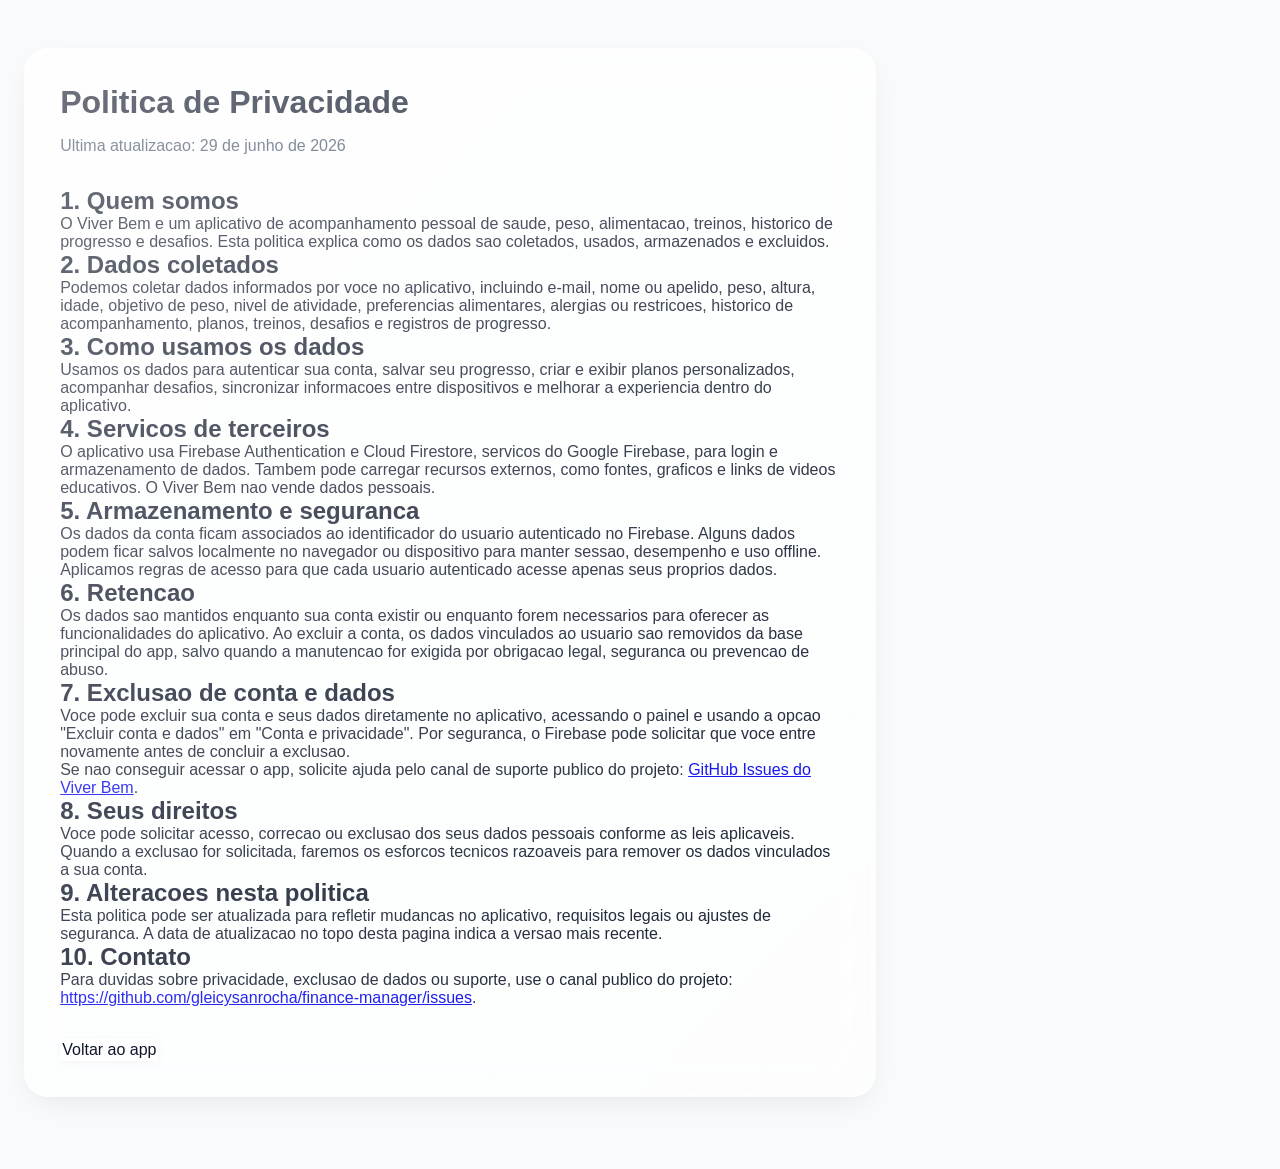
<file: privacy.html>
<!DOCTYPE html>
<html lang="pt-BR">

<head>
    <meta charset="UTF-8">
    <meta name="viewport" content="width=device-width, initial-scale=1.0">
    <title>Politica de Privacidade | Viver Bem</title>
    <meta name="description" content="Politica de privacidade do aplicativo Viver Bem.">
    <link rel="stylesheet" href="./style.css">
</head>

<body>
    <main class="main-content" style="margin-left: 0; max-width: 900px; padding: 3rem 1.5rem;">
        <section class="card">
            <h1 style="font-size: 2rem; margin-bottom: 1rem;">Politica de Privacidade</h1>
            <p style="color: var(--text-muted); margin-bottom: 2rem;">Ultima atualizacao: 29 de junho de 2026</p>

            <h2>1. Quem somos</h2>
            <p>O Viver Bem e um aplicativo de acompanhamento pessoal de saude, peso, alimentacao, treinos, historico de progresso e desafios. Esta politica explica como os dados sao coletados, usados, armazenados e excluidos.</p>

            <h2>2. Dados coletados</h2>
            <p>Podemos coletar dados informados por voce no aplicativo, incluindo e-mail, nome ou apelido, peso, altura, idade, objetivo de peso, nivel de atividade, preferencias alimentares, alergias ou restricoes, historico de acompanhamento, planos, treinos, desafios e registros de progresso.</p>

            <h2>3. Como usamos os dados</h2>
            <p>Usamos os dados para autenticar sua conta, salvar seu progresso, criar e exibir planos personalizados, acompanhar desafios, sincronizar informacoes entre dispositivos e melhorar a experiencia dentro do aplicativo.</p>

            <h2>4. Servicos de terceiros</h2>
            <p>O aplicativo usa Firebase Authentication e Cloud Firestore, servicos do Google Firebase, para login e armazenamento de dados. Tambem pode carregar recursos externos, como fontes, graficos e links de videos educativos. O Viver Bem nao vende dados pessoais.</p>

            <h2>5. Armazenamento e seguranca</h2>
            <p>Os dados da conta ficam associados ao identificador do usuario autenticado no Firebase. Alguns dados podem ficar salvos localmente no navegador ou dispositivo para manter sessao, desempenho e uso offline. Aplicamos regras de acesso para que cada usuario autenticado acesse apenas seus proprios dados.</p>

            <h2>6. Retencao</h2>
            <p>Os dados sao mantidos enquanto sua conta existir ou enquanto forem necessarios para oferecer as funcionalidades do aplicativo. Ao excluir a conta, os dados vinculados ao usuario sao removidos da base principal do app, salvo quando a manutencao for exigida por obrigacao legal, seguranca ou prevencao de abuso.</p>

            <h2 id="account-deletion">7. Exclusao de conta e dados</h2>
            <p>Voce pode excluir sua conta e seus dados diretamente no aplicativo, acessando o painel e usando a opcao "Excluir conta e dados" em "Conta e privacidade". Por seguranca, o Firebase pode solicitar que voce entre novamente antes de concluir a exclusao.</p>
            <p>Se nao conseguir acessar o app, solicite ajuda pelo canal de suporte publico do projeto: <a href="https://github.com/gleicysanrocha/finance-manager/issues" target="_blank" rel="noopener noreferrer">GitHub Issues do Viver Bem</a>.</p>

            <h2>8. Seus direitos</h2>
            <p>Voce pode solicitar acesso, correcao ou exclusao dos seus dados pessoais conforme as leis aplicaveis. Quando a exclusao for solicitada, faremos os esforcos tecnicos razoaveis para remover os dados vinculados a sua conta.</p>

            <h2>9. Alteracoes nesta politica</h2>
            <p>Esta politica pode ser atualizada para refletir mudancas no aplicativo, requisitos legais ou ajustes de seguranca. A data de atualizacao no topo desta pagina indica a versao mais recente.</p>

            <h2>10. Contato</h2>
            <p>Para duvidas sobre privacidade, exclusao de dados ou suporte, use o canal publico do projeto: <a href="https://github.com/gleicysanrocha/finance-manager/issues" target="_blank" rel="noopener noreferrer">https://github.com/gleicysanrocha/finance-manager/issues</a>.</p>

            <p style="margin-top: 2rem;">
                <a href="./index.html" class="btn-outline" style="display: inline-flex; text-decoration: none;">Voltar ao app</a>
            </p>
        </section>
    </main>
</body>

</html>
</file>
<file: style.css>
:root {
  /* Premium Nature Palette - Vibrant Emeralds */
  --primary: #059669; /* Rich Emerald */
  --primary-light: #10b981;
  --primary-glow: rgba(16, 185, 129, 0.4);
  --primary-bg: rgba(16, 185, 129, 0.05);
  
  --secondary: #0f172a; /* Slate 900 */
  --accent: #f59e0b; /* Amber 500 */
  --danger: #ef4444;
  
  /* Modern App Background */
  --background: #f8fafc;
  
  /* Glassmorphism Variables */
  --glass-bg: rgba(255, 255, 255, 0.65);
  --glass-border: rgba(255, 255, 255, 0.4);
  --glass-blur: blur(24px);
  --surface-alt: rgba(241, 245, 249, 0.8);
  
  /* Typography */
  --text-main: #0f172a;
  --text-muted: #475569;
  --text-light: #94a3b8;
  
  /* Elevated Shadows */
  --shadow-sm: 0 2px 8px rgba(0,0,0,0.04);
  --shadow-md: 0 10px 30px -10px rgba(0,0,0,0.1);
  --shadow-lg: 0 20px 40px -15px rgba(0,0,0,0.15), 0 0 40px -10px var(--primary-glow);
  --shadow-inner: inset 0 2px 4px 0 rgba(255, 255, 255, 0.8);
  
  /* Sizing & Radius */
  --radius-md: 16px;
  --radius-lg: 24px;
  --radius-xl: 32px;
  --sidebar-width: 280px;
}

* {
  margin: 0;
  padding: 0;
  box-sizing: border-box;
}

body {
  font-family: 'Outfit', -apple-system, sans-serif;
  background-color: var(--background);
  color: var(--text-main);
  min-height: 100vh;
  overflow-x: hidden;
  position: relative;
}

/* --- Dynamic Background Mesh --- */
.bg-mesh {
  position: fixed;
  top: 0; left: 0; right: 0; bottom: 0;
  z-index: -1;
  overflow: hidden;
  background-color: var(--background);
}

.mesh-blob {
  position: absolute;
  filter: blur(80px);
  opacity: 0.6;
  border-radius: 50%;
  animation: float 20s infinite ease-in-out alternate;
}

.mesh-blob-1 {
  top: -10%; left: -10%;
  width: 50vw; height: 50vw;
  background: radial-gradient(circle, var(--primary-light) 0%, transparent 70%);
  animation-delay: 0s;
}

.mesh-blob-2 {
  bottom: -20%; right: -10%;
  width: 60vw; height: 60vw;
  background: radial-gradient(circle, #38bdf8 0%, transparent 70%); /* Light Blue contrast */
  animation-delay: -5s;
}

@keyframes float {
  0% { transform: translate(0, 0) scale(1); }
  50% { transform: translate(5%, 10%) scale(1.1); }
  100% { transform: translate(-5%, -5%) scale(0.95); }
}

/* --- Layout Structure --- */
.dashboard-active {
  display: flex;
}

/* Premium Glass Sidebar */
.sidebar {
  width: var(--sidebar-width);
  height: 100vh;
  background: var(--glass-bg);
  backdrop-filter: var(--glass-blur);
  -webkit-backdrop-filter: var(--glass-blur);
  border-right: 1px solid var(--glass-border);
  box-shadow: var(--shadow-inner);
  position: fixed;
  left: 0;
  top: 0;
  display: flex;
  flex-direction: column;
  padding: 2.5rem 1.7rem;
  z-index: 1000;
  transition: transform 0.4s cubic-bezier(0.16, 1, 0.3, 1);
}

.sidebar-logo {
  font-size: 1.8rem;
  font-weight: 800;
  color: var(--text-main);
  margin-bottom: 3.5rem;
  display: flex;
  align-items: center;
  gap: 12px;
  letter-spacing: -0.5px;
}

.nav-menu {
  display: flex;
  flex-direction: column;
  gap: 0.6rem;
  flex: 1;
}

.nav-item {
  padding: 1rem 1.2rem;
  border-radius: var(--radius-md);
  cursor: pointer;
  display: flex;
  align-items: center;
  gap: 14px;
  color: var(--text-muted);
  font-weight: 600;
  transition: all 0.3s cubic-bezier(0.4, 0, 0.2, 1);
  font-size: 1.05rem;
  position: relative;
  overflow: hidden;
}

.nav-item::before {
  content: '';
  position: absolute;
  top: 0; left: 0; width: 100%; height: 100%;
  background: var(--primary);
  opacity: 0;
  transition: opacity 0.3s ease;
  z-index: -1;
}

.nav-item:hover {
  color: var(--primary);
  transform: translateX(6px);
  background: var(--primary-bg);
}

.nav-item.active {
  background: var(--primary);
  color: white;
  box-shadow: 0 8px 20px -6px var(--primary-glow);
}

/* Main Content with proper scaling */
.main-content {
  flex: 1;
  margin-left: var(--sidebar-width);
  padding: 3rem 6% ;
  max-width: 1500px;
  width: calc(100% - var(--sidebar-width));
  position: relative;
}

/* --- Glassmorphism Components --- */
.card, .plan-item, .evolution-card {
  background: var(--glass-bg);
  backdrop-filter: var(--glass-blur);
  -webkit-backdrop-filter: var(--glass-blur);
  border-radius: var(--radius-lg);
  padding: 2.2rem;
  box-shadow: var(--shadow-md), var(--shadow-inner);
  border: 1px solid var(--glass-border);
  margin-bottom: 1.5rem;
  transition: all 0.4s cubic-bezier(0.16, 1, 0.3, 1);
  position: relative;
  overflow: hidden;
}

.card::before {
  content: '';
  position: absolute; inset: 0;
  background: linear-gradient(135deg, rgba(255,255,255,0.4) 0%, rgba(255,255,255,0) 100%);
  pointer-events: none;
}

.card:hover {
  transform: translateY(-5px);
  box-shadow: var(--shadow-lg), var(--shadow-inner);
  border-color: rgba(255, 255, 255, 0.8);
}

.grid {
  display: grid;
  grid-template-columns: repeat(auto-fit, minmax(320px, 1fr));
  gap: 2.5rem;
  margin-top: 2rem;
}

/* Modern Forms */
.form-group {
  margin-bottom: 2rem;
}

label {
  display: block;
  font-size: 0.9rem;
  font-weight: 700;
  color: var(--text-muted);
  margin-bottom: 0.8rem;
  letter-spacing: 0.5px;
}

input, select, textarea {
  width: 100%;
  padding: 1.2rem 1.5rem;
  border: 2px solid rgba(255,255,255,0.5);
  border-radius: var(--radius-md);
  font-size: 1.05rem;
  background: rgba(255, 255, 255, 0.8);
  transition: all 0.3s ease;
  color: var(--text-main);
  box-shadow: var(--shadow-sm);
  font-family: 'Outfit', sans-serif;
}

input:focus, select:focus {
  outline: none;
  background: #ffffff;
  border-color: var(--primary-light);
  box-shadow: 0 0 0 5px var(--primary-glow);
  transform: translateY(-2px);
}

input::placeholder {
  color: var(--text-light);
}

/* Premium Buttons */
button {
  padding: 1.1rem 2.2rem;
  border-radius: var(--radius-md);
  font-weight: 700;
  cursor: pointer;
  transition: all 0.3s cubic-bezier(0.4, 0, 0.2, 1);
  border: none;
  font-family: inherit;
  font-size: 1.05rem;
  display: inline-flex;
  align-items: center;
  justify-content: center;
  gap: 12px;
  position: relative;
  overflow: hidden;
}

.btn-primary {
  background: linear-gradient(135deg, var(--primary-light), var(--primary));
  color: white;
  box-shadow: 0 10px 20px -8px var(--primary);
  border: 1px solid rgba(255,255,255,0.2);
}

.btn-primary::after {
  content: '';
  position: absolute; top: 0; left: -100%; width: 100%; height: 100%;
  background: linear-gradient(90deg, transparent, rgba(255,255,255,0.3), transparent);
  transition: 0.5s;
}

.btn-primary:hover {
  transform: translateY(-3px) scale(1.02);
  box-shadow: 0 15px 30px -10px var(--primary), var(--shadow-inner);
}

.btn-primary:hover::after {
  left: 100%;
}

.btn-outline {
  background: var(--glass-bg);
  backdrop-filter: var(--glass-blur);
  border: 2px solid rgba(255,255,255,0.8);
  color: var(--text-main);
  box-shadow: var(--shadow-sm);
}

.btn-outline:hover {
  background: #ffffff;
  border-color: var(--primary-light);
  color: var(--primary);
  transform: translateY(-2px);
  box-shadow: 0 8px 20px -8px var(--primary-glow);
}

/* Badges & Tables */
.badge {
  padding: 0.5rem 1.2rem;
  border-radius: 99px;
  font-size: 0.8rem;
  font-weight: 800;
  text-transform: uppercase;
  letter-spacing: 0.5px;
  background: var(--primary-bg);
  color: var(--primary);
  border: 1px solid var(--primary-glow);
}

.pro-table {
  width: 100%;
  border-collapse: separate;
  border-spacing: 0 12px;
}

.pro-table th {
  text-align: left;
  padding: 1rem 1.5rem;
  color: var(--text-muted);
  font-weight: 700;
  text-transform: uppercase;
  font-size: 0.85rem;
  letter-spacing: 1px;
}

.pro-table td {
  padding: 1.5rem;
  background: var(--glass-bg);
  backdrop-filter: var(--glass-blur);
  border-top: 1px solid var(--glass-border);
  border-bottom: 1px solid var(--glass-border);
  font-weight: 500;
  transition: background 0.3s;
}
.pro-table tr:hover td {
  background: #ffffff;
}

.pro-table td:first-child {
  border-left: 1px solid var(--glass-border);
  border-radius: var(--radius-md) 0 0 var(--radius-md);
}

.pro-table td:last-child {
  border-right: 1px solid var(--glass-border);
  border-radius: 0 var(--radius-md) var(--radius-md) 0;
}

/* Animations */
@keyframes slideUpFade {
  from { opacity: 0; transform: translateY(30px); }
  to { opacity: 1; transform: translateY(0); }
}

.view-section {
  animation: slideUpFade 0.6s cubic-bezier(0.16, 1, 0.3, 1) forwards;
}

/* Dynamic Auth Screen */
.auth-overlay {
  position: fixed;
  inset: 0;
  display: flex;
  align-items: center;
  justify-content: center;
  z-index: 2000;
  padding: 1.5rem;
}

.auth-card {
  width: 100%;
  max-width: 480px;
  background: rgba(255, 255, 255, 0.7);
  backdrop-filter: blur(40px);
  -webkit-backdrop-filter: blur(40px);
  padding: 4rem 3.5rem;
  border-radius: var(--radius-xl);
  box-shadow: 0 40px 80px -20px rgba(0, 0, 0, 0.2), var(--shadow-inner);
  border: 1px solid rgba(255,255,255,0.6);
  text-align: center;
  position: relative;
  overflow: hidden;
  animation: slideUpFade 0.8s cubic-bezier(0.16, 1, 0.3, 1);
}

.auth-card h2 {
  font-size: 2.5rem;
  font-weight: 800;
  margin-bottom: 0.5rem;
  letter-spacing: -1px;
}

.auth-card .form-group {
  text-align: left;
}

/* Mobile Adjustments */
@media (max-width: 768px) {
  .dashboard-active {
    flex-direction: column;
  }
  
  .sidebar { 
    transform: translateX(-100%);
  }
  
  .main-content {
    margin-left: 0;
    width: 100%;
    padding: 1.5rem;
    padding-bottom: 100px;
  }
  
  .bottom-nav {
    display: flex !important;
    position: fixed;
    bottom: 25px;
    left: 20px;
    right: 20px;
    background: rgba(255, 255, 255, 0.85);
    backdrop-filter: blur(20px);
    -webkit-backdrop-filter: blur(20px);
    height: 75px;
    border-radius: var(--radius-xl);
    box-shadow: 0 20px 40px -10px rgba(0,0,0,0.15), var(--shadow-inner);
    border: 1px solid rgba(255,255,255,0.5);
    align-items: center;
    justify-content: space-around;
    padding: 0 10px;
    z-index: 1000;
  }
  
  .bottom-nav-item {
    flex: 1;
    display: flex;
    flex-direction: column;
    align-items: center;
    color: var(--text-light);
    font-size: 0.75rem;
    font-weight: 700;
    transition: all 0.3s ease;
    padding: 10px;
    border-radius: var(--radius-md);
  }
  
  .bottom-nav-item:hover, .bottom-nav-item.active {
    color: var(--primary);
    transform: translateY(-4px);
  }
  
  .bottom-nav-item span:first-child {
    font-size: 1.4rem !important;
    margin-bottom: 4px;
  }
}

/* Dynamic Classes */
.hidden { display: none !important; }
.text-center { text-align: center; }

/* Sub-tabs used in nutrition */
.sub-tabs {
  display: inline-flex;
  background: rgba(0,0,0,0.04);
  padding: 6px;
  border-radius: var(--radius-md);
  box-shadow: inset 0 2px 4px rgba(0,0,0,0.02);
}

.sub-tab-btn {
  background: transparent;
  padding: 0.8rem 1.5rem;
  border: none;
  font-weight: 600;
  color: var(--text-muted);
  border-radius: var(--radius-md);
  box-shadow: none;
}

.sub-tab-btn.active {
  background: #ffffff;
  color: var(--primary);
  box-shadow: var(--shadow-sm);
}

.tab-btn {
  flex: 1;
}

.tab-btn.active {
  background: var(--primary);
  color: white;
  border-color: var(--primary);
  box-shadow: 0 8px 20px -6px var(--primary-glow);
}

/* --- Challenge Setup Premium Styling --- */
.setup-challenge-card {
  border: 1px solid rgba(255, 255, 255, 0.7);
  border-radius: var(--radius-xl);
  padding: 3rem;
  max-width: 650px;
  margin: 1.5rem auto 3rem auto;
  background: rgba(255, 255, 255, 0.85);
  backdrop-filter: blur(24px);
  -webkit-backdrop-filter: blur(24px);
  box-shadow: 0 30px 60px -15px rgba(15, 23, 42, 0.08), 0 0 50px -10px var(--primary-glow);
  position: relative;
  overflow: hidden;
  transition: all 0.4s cubic-bezier(0.16, 1, 0.3, 1);
}

.setup-challenge-card::after {
  content: '';
  position: absolute;
  top: -120px;
  left: 50%;
  transform: translateX(-50%);
  width: 280px;
  height: 280px;
  background: radial-gradient(circle, var(--primary-glow) 0%, transparent 70%);
  opacity: 0.4;
  pointer-events: none;
  z-index: 0;
}

.input-icon-wrapper {
  position: relative;
  display: flex;
  align-items: center;
  width: 100%;
}

.input-icon-wrapper .input-icon {
  position: absolute;
  left: 18px;
  font-size: 1.25rem;
  color: var(--text-light);
  pointer-events: none;
  transition: color 0.3s ease;
  z-index: 2;
}

.input-icon-wrapper .input-suffix {
  position: absolute;
  right: 18px;
  font-size: 0.9rem;
  font-weight: 700;
  color: var(--text-light);
  pointer-events: none;
  z-index: 2;
}

.challenge-input {
  width: 100% !important;
  padding: 1.1rem 1.2rem 1.1rem 3.2rem !important;
  border: 2px solid #e2e8f0 !important;
  border-radius: var(--radius-md) !important;
  font-size: 1.05rem !important;
  background: white !important;
  transition: all 0.3s cubic-bezier(0.16, 1, 0.3, 1) !important;
  box-shadow: var(--shadow-sm) !important;
  font-weight: 600 !important;
  color: var(--text-main) !important;
}

.challenge-input:focus {
  border-color: var(--primary-light) !important;
  box-shadow: 0 0 0 4px var(--primary-glow) !important;
  transform: translateY(-2px);
}

.challenge-input:focus + .input-icon {
  color: var(--primary);
}

.challenge-setup-card-option {
  border: 2px solid #e2e8f0;
  border-radius: var(--radius-md);
  background: white;
  padding: 1.2rem 1rem;
  text-align: center;
  cursor: pointer;
  transition: all 0.3s cubic-bezier(0.16, 1, 0.3, 1);
  box-shadow: var(--shadow-sm);
  display: flex;
  flex-direction: column;
  align-items: center;
  justify-content: center;
  position: relative;
  overflow: hidden;
}

.challenge-setup-card-option:hover {
  border-color: var(--primary-light);
  transform: translateY(-4px);
  box-shadow: 0 12px 24px -10px rgba(15, 23, 42, 0.1);
}

.challenge-setup-card-option.active {
  border-color: var(--primary) !important;
  box-shadow: 0 12px 24px -8px var(--primary-glow) !important;
  background: linear-gradient(to bottom, #ffffff, #f0fdf4) !important;
  transform: translateY(-2px);
}

.challenge-setup-card-option.active .option-badge {
  background: var(--primary) !important;
  border-color: var(--primary) !important;
  color: white !important;
}

.option-badge {
  position: absolute;
  top: 8px;
  right: 8px;
  width: 18px;
  height: 18px;
  border-radius: 50%;
  border: 1px solid #e2e8f0;
  display: flex;
  align-items: center;
  justify-content: center;
  font-size: 0.65rem;
  background: white;
  transition: all 0.3s ease;
}

.challenge-setup-card-option.active .option-badge::after {
  content: '✓';
  font-weight: 900;
  font-size: 0.65rem;
}

.option-emoji {
  font-size: 2rem;
  margin-bottom: 8px;
  transition: transform 0.3s ease;
}

.challenge-setup-card-option:hover .option-emoji {
  transform: scale(1.15) rotate(5deg);
}

.option-title {
  font-weight: 800;
  font-size: 0.95rem;
  color: var(--secondary);
  margin-bottom: 4px;
}

.option-desc {
  font-size: 0.75rem;
  color: var(--text-muted);
  font-weight: 500;
  line-height: 1.3;
}

/* --- 30-Day Challenges Styles --- */

.desafio-card {
  border-radius: var(--radius-lg);
  padding: 2rem;
  display: flex;
  flex-direction: column;
  justify-content: space-between;
  height: 300px;
  color: white;
  transition: all 0.4s cubic-bezier(0.16, 1, 0.3, 1);
  box-shadow: var(--shadow-md);
  border: 1px solid rgba(255, 255, 255, 0.2);
  cursor: pointer;
  position: relative;
  overflow: hidden;
}

.desafio-card::before {
  content: '';
  position: absolute;
  inset: 0;
  background: linear-gradient(180deg, rgba(0,0,0,0) 40%, rgba(0,0,0,0.65) 100%);
  z-index: 1;
}

.desafio-card:hover {
  transform: translateY(-8px);
  box-shadow: 0 20px 40px -10px rgba(0, 0, 0, 0.15), var(--shadow-inner);
}

.desafio-card-content {
  position: relative;
  z-index: 2;
  height: 100%;
  display: flex;
  flex-direction: column;
  justify-content: space-between;
}

/* Gradient Themes for each Challenge */
.theme-seca {
  background: linear-gradient(135deg, #ff416c, #ff4b2b);
}
.theme-legs {
  background: linear-gradient(135deg, #11998e, #38ef7d);
}
.theme-core {
  background: linear-gradient(135deg, #7f00ff, #e100ff);
}
.theme-detox {
  background: linear-gradient(135deg, #00c6ff, #0072ff);
}

.desafio-title {
  font-size: 1.4rem;
  font-weight: 800;
  letter-spacing: -0.5px;
  text-shadow: 0 2px 4px rgba(0,0,0,0.2);
}

.desafio-desc {
  font-size: 0.9rem;
  opacity: 0.95;
  line-height: 1.4;
  margin-top: 8px;
  text-shadow: 0 1px 2px rgba(0,0,0,0.2);
}

/* Calendar Grid */
.desafio-calendar-grid {
  display: grid;
  grid-template-columns: repeat(auto-fill, minmax(130px, 1fr));
  gap: 1.2rem;
  margin-top: 1rem;
}

.desafio-day-box {
  background: rgba(255, 255, 255, 0.7);
  border: 1px solid var(--glass-border);
  border-radius: var(--radius-md);
  padding: 1.2rem 1rem;
  text-align: center;
  cursor: pointer;
  transition: all 0.3s cubic-bezier(0.16, 1, 0.3, 1);
  display: flex;
  flex-direction: column;
  justify-content: space-between;
  min-height: 110px;
  box-shadow: var(--shadow-sm);
  position: relative;
  overflow: hidden;
}

.desafio-day-box:hover {
  background: white;
  transform: translateY(-4px);
  box-shadow: var(--shadow-md);
  border-color: var(--primary-light);
}

.desafio-day-number {
  font-size: 1.25rem;
  font-weight: 800;
  color: var(--secondary);
}

.desafio-day-task {
  font-size: 0.75rem;
  color: var(--text-muted);
  font-weight: 600;
  margin-top: 5px;
  line-height: 1.3;
}

.desafio-day-box.completed {
  background: #e6fcf5;
  border-color: #2ecc71;
  box-shadow: 0 4px 12px rgba(46, 204, 113, 0.15);
}

.desafio-day-box.completed .desafio-day-number {
  color: #0ca678;
}

.desafio-day-box.completed::after {
  content: '✅';
  font-size: 1.1rem;
  margin-top: 6px;
  display: block;
}

@keyframes pulse {
  0% { transform: scale(1); }
  50% { transform: scale(1.02); }
  100% { transform: scale(1); }
}

/* Premium Selected Day Styles */
.desafio-day-box.selected {
  background: white;
  border: 2px solid var(--primary) !important;
  box-shadow: 0 0 18px rgba(16, 185, 129, 0.4) !important;
  transform: translateY(-4px) scale(1.04);
  z-index: 10;
}

.desafio-day-box.completed.selected {
  border-color: #2ecc71 !important;
  box-shadow: 0 0 18px rgba(46, 204, 113, 0.4) !important;
}

.intensity-badge {
  font-weight: 800;
  font-size: 0.8rem;
  letter-spacing: 1px;
  padding: 4px 10px;
  border-radius: 20px;
  color: white;
  display: inline-flex;
  align-items: center;
  gap: 4px;
  box-shadow: 0 2px 5px rgba(0,0,0,0.1);
}

.intensity-flame {
  display: inline-block;
  animation: flamePulse 1.2s infinite alternate;
}

@keyframes flamePulse {
  0% { transform: scale(1); filter: drop-shadow(0 0 1px #f97316); }
  100% { transform: scale(1.2); filter: drop-shadow(0 0 4px #ef4444); }
}

.selected-day-details-card {
  background: rgba(255, 255, 255, 0.85);
  backdrop-filter: blur(16px);
  border: 1px solid var(--glass-border);
  border-radius: var(--radius-lg);
  padding: 2.5rem 2rem;
  box-shadow: var(--shadow-lg);
  margin-top: 2.5rem;
  animation: slideUpFade 0.4s cubic-bezier(0.16, 1, 0.3, 1);
}

@keyframes slideUpFade {
  from { opacity: 0; transform: translateY(15px); }
  to { opacity: 1; transform: translateY(0); }
}
</file>
